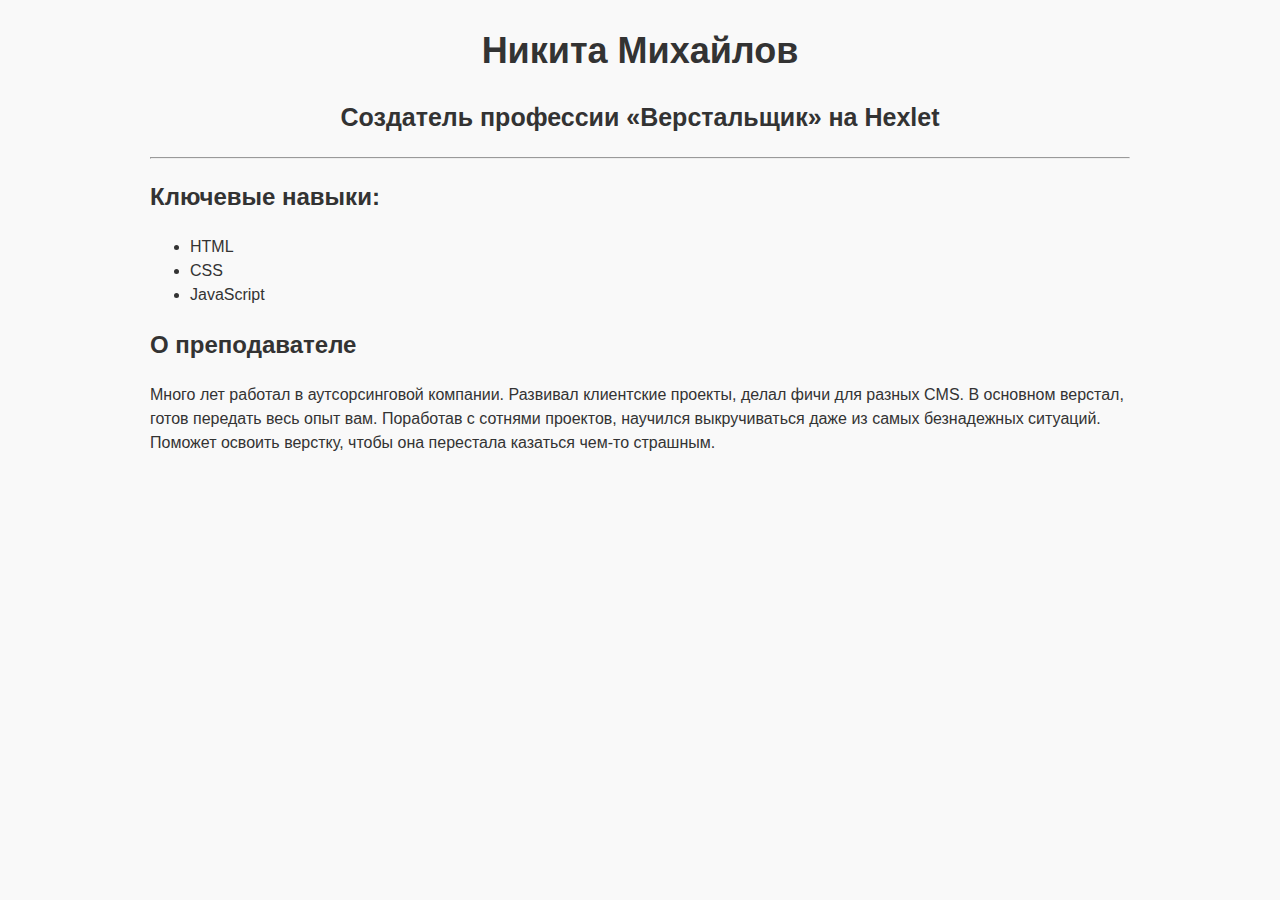
<file: index.html>
<!DOCTYPE html>
<html lang="en">
<head>
    <meta charset="UTF-8">
    <meta name="viewport" content="width=device-width, initial-scale=1.0">
    <title>Document</title>
    <link rel="stylesheet" href="../style.css">
</head>
<body>
    <main>
        <h1>Никита Михайлов</h1>
        <h2>Создатель профессии «Верстальщик» на Hexlet</h2>

        <hr>

        <section>
            <h2>Ключевые навыки:</h2>
            <ul>
            <li>HTML</li>
            <li>CSS</li>
            <li>JavaScript</li>
            </ul>
        </section>

        <section>
            <h2>О преподавателе</h2>
            <p>
            Много лет работал в аутсорсинговой компании. Развивал клиентские проекты,
            делал фичи для разных CMS. В основном верстал, готов передать весь опыт
            вам. Поработав с сотнями проектов, научился выкручиваться даже из самых
            безнадежных ситуаций. Поможет освоить верстку, чтобы она перестала
            казаться чем-то страшным.
            </p>
        </section>
    </main>
</body>
</html>
</file>
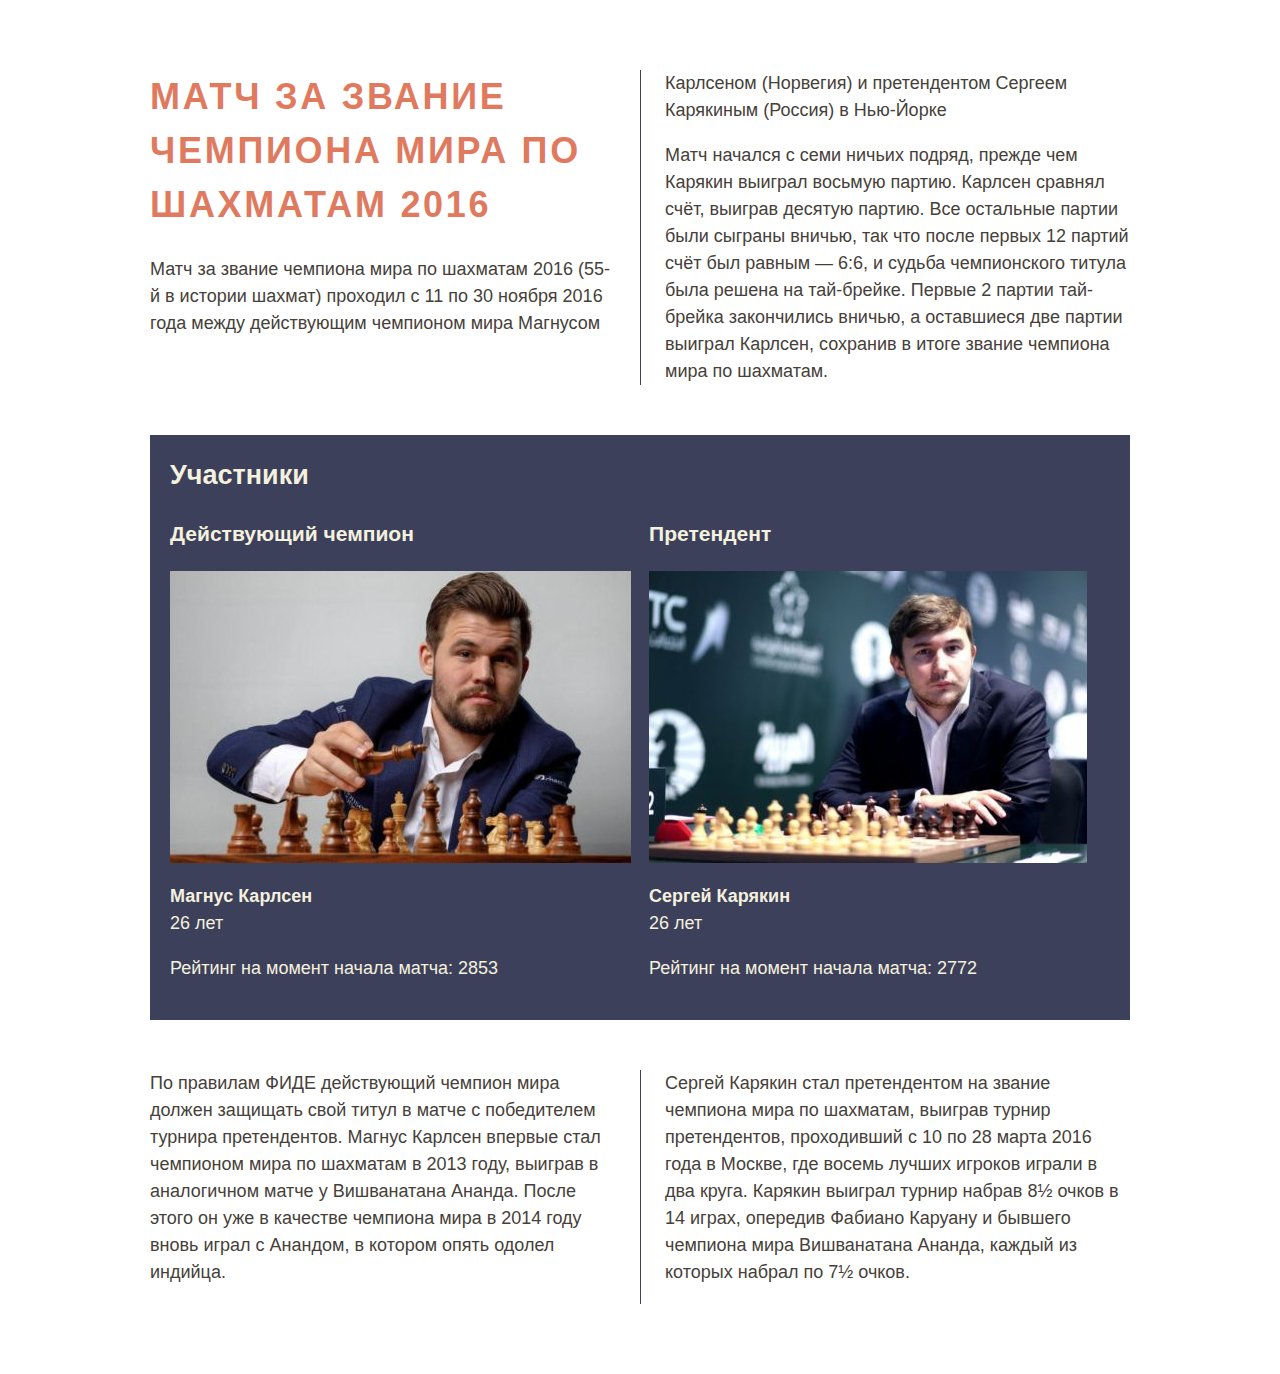
<file: index_m3_p06_l06.html>
<!DOCTYPE html>
<html lang="ru">
<head>
  <meta charset="UTF-8">
  <meta name="viewport" content="width=device-width, initial-scale=1.0">
  <link rel="stylesheet" href="../styles/app_m3_p06_l06.css">
  <title>Матч за звание чемпиона мира по шахматам 2016</title>
</head>
<body>
  <article class="article">
    <!-- BEGIN (write your solution here) -->
    <h1>Матч за звание чемпиона мира по шахматам 2016</h1>
    <p>Матч за звание чемпиона мира по шахматам 2016 (55-й в истории шахмат) проходил с 11 по 30 ноября 2016 года между действующим чемпионом мира Магнусом Карлсеном (Норвегия) и претендентом Сергеем Карякиным (Россия) в Нью-Йорке</p>
    <p>Матч начался с семи ничьих подряд, прежде чем Карякин выиграл восьмую партию. Карлсен сравнял счёт, выиграв десятую партию. Все остальные партии были сыграны вничью, так что после первых 12 партий счёт был равным — 6:6, и судьба чемпионского титула была решена на тай-брейке. Первые 2 партии тай-брейка закончились вничью, а оставшиеся две партии выиграл Карлсен, сохранив в итоге звание чемпиона мира по шахматам.</p>
    <!-- END -->
    <section class="applicants">
      <h2 class="applicants-header">Участники</h2>

      <div class="member">
        <h3>Действующий чемпион</h3>
        <img src="../assets/magnus.jpg" alt="Магнус Карлсен">
        <p class="member-name">Магнус Карлсен</p>
        <p>26 лет</p>
        <p>Рейтинг на момент начала матча: 2853</p>
      </div>

      <div class="member">
        <h3>Претендент</h3>
        <img src="../assets/karyakin.jpg" alt="Сергей Карякин">
        <p class="member-name">Сергей Карякин</p>
        <p>26 лет</p>
        <p>Рейтинг на момент начала матча: 2772</p>
      </div>
    </section>
    <!-- BEGIN (write your solution here) -->
    <p>По правилам ФИДЕ действующий чемпион мира должен защищать свой титул в матче с победителем турнира претендентов. Магнус Карлсен впервые стал чемпионом мира по шахматам в 2013 году, выиграв в аналогичном матче у Вишванатана Ананда. После этого он уже в качестве чемпиона мира в 2014 году вновь играл с Анандом, в котором опять одолел индийца.</p>
    <p>Сергей Карякин стал претендентом на звание чемпиона мира по шахматам, выиграв турнир претендентов, проходивший с 10 по 28 марта 2016 года в Москве, где восемь лучших игроков играли в два круга. Карякин выиграл турнир набрав 8½ очков в 14 играх, опередив Фабиано Каруану и бывшего чемпиона мира Вишванатана Ананда, каждый из которых набрал по 7½ очков.</p>
    <!-- END -->
  </article>
</body>
</html>
</file>
<file: style.css>
body {
  font-family: sans-serif;
  line-height: 1.5;

  background-color: #f9f9f9;
  color: #333333;

  width: 980px;
  margin: 0 auto;
}

h1 {
  text-align: center;
  font-size: 36px;
  margin-bottom: 0;
}

main > h2 {
  text-align: center;
  font-size: 25px;
}
</file>
<file: styles/app_m3_p06_l06.css>
html {
  color: #463f3a;
  font: 18px/1.5 sans-serif;
}

body {
  width: 980px;
  margin: 0 auto;
  padding: 70px;
}

h1,
h2,
h3,
p {
  margin-top: 0;
}

h1 {
  color: #e07a5f;
  letter-spacing: 0.075em;
  text-transform: uppercase;
}

img {
  max-width: 100%;
  height: auto;

  vertical-align: middle;
}

.article {
  /* BEGIN (write your solution here) */
  margin-top: 0;
  column-count: 2;
  column-gap: 50px;
  column-rule: 1px solid #3d405b;

  /* 3d405b */
  /* break-after: always; */
  /* END */
}

.applicants {
  margin: 50px 0;
  padding: 20px;

  color: #f4f1de;

  /* BEGIN (write your solution here) */
  column-count: 2;
  column-span: all;
  /* break-inside: avoid; */
  /* END */

  background: #3d405b;
}

.applicants-header {
  /* BEGIN (write your solution here) */
  column-span: all;
  /* END */
}

.member-name {
  margin: 20px 0 0;

  font-weight: bold;
}
</file>
